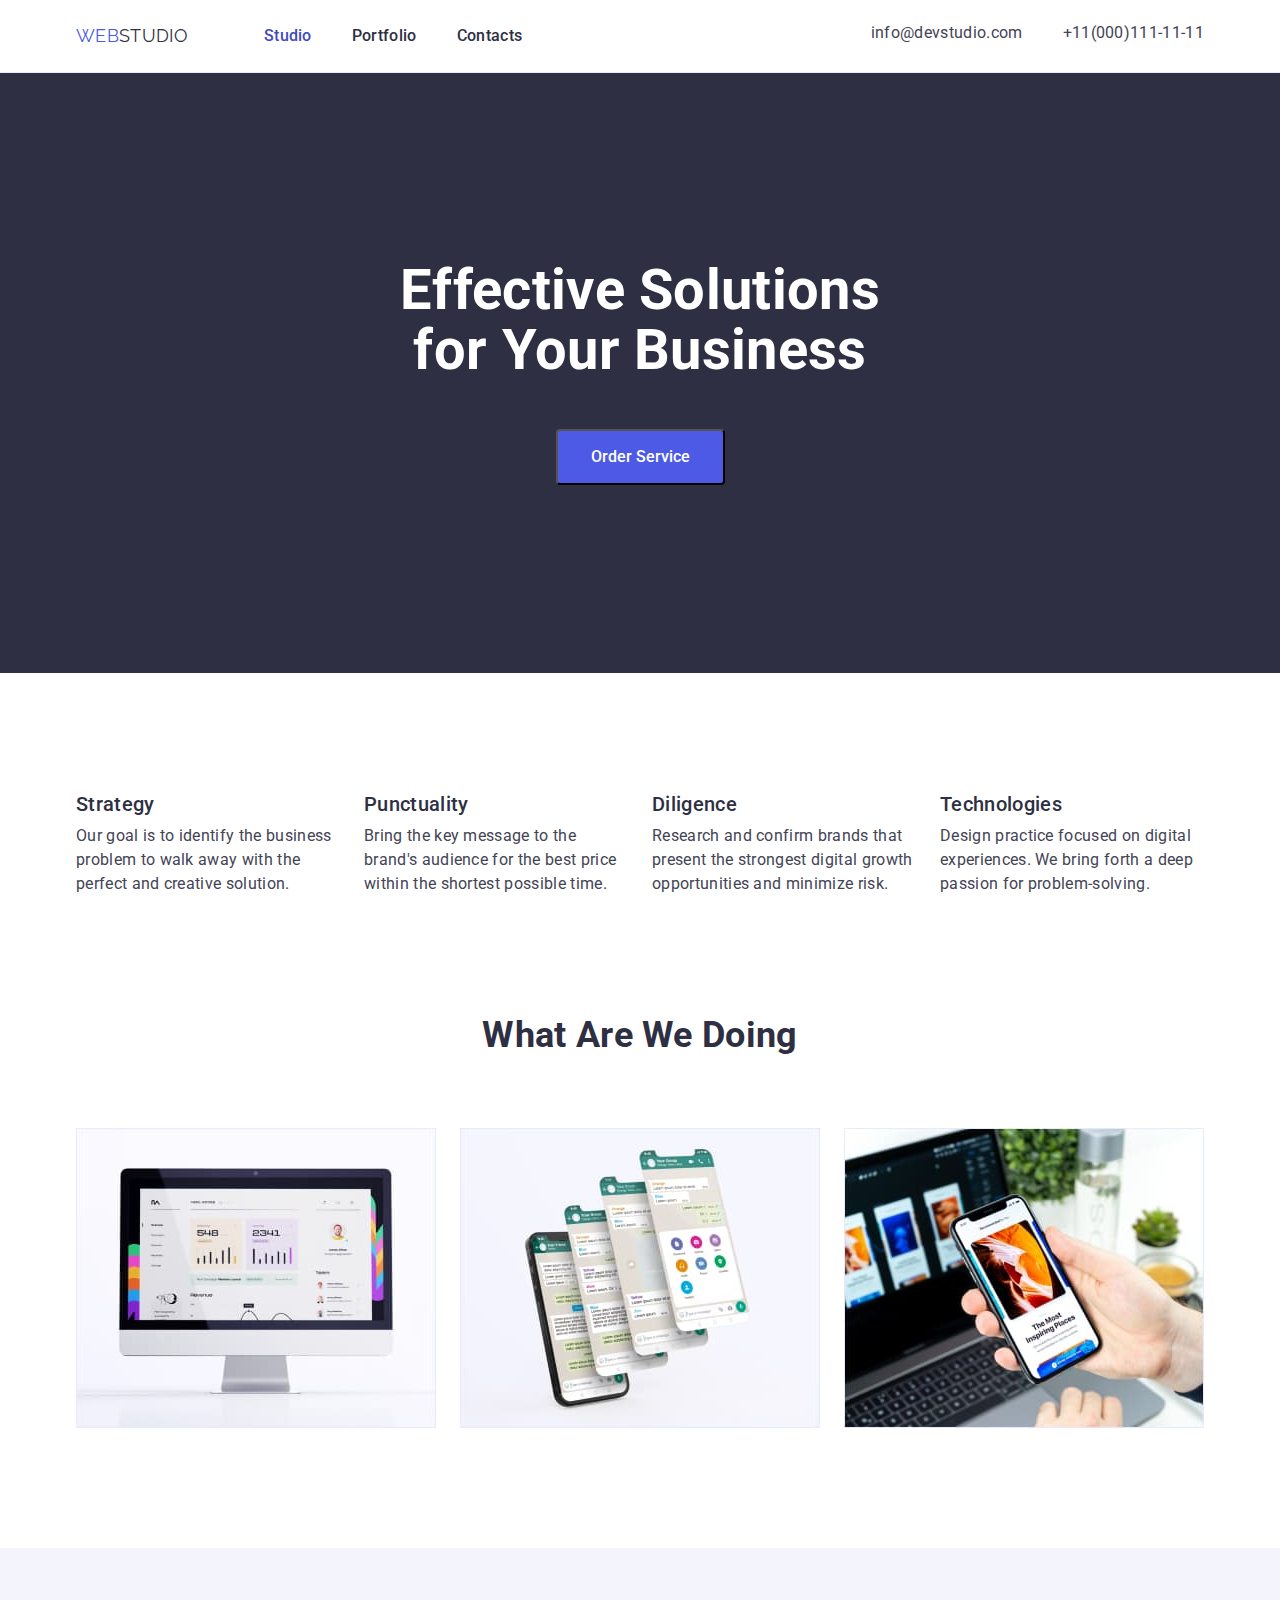
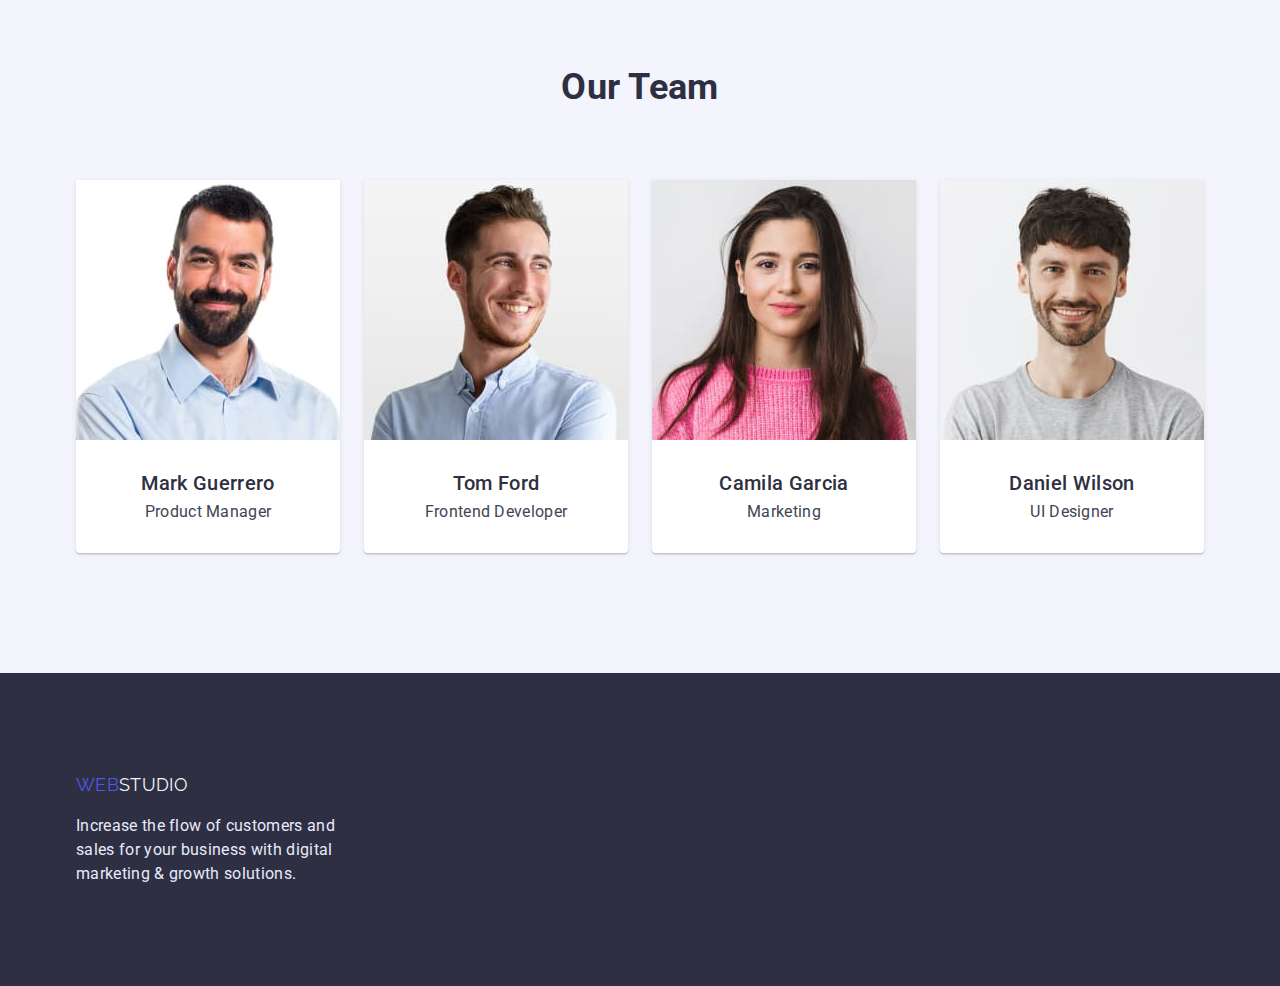
<file: index.html>
<!DOCTYPE html>
<html lang="en">

<head>
    <meta charset="UTF-8">
    <meta http-equiv="X-UA-Compatible" content="IE=edge">
    <meta name="viewport" content="width=device-width, initial-scale=1.0">
    <title>Effective Solutions for Your Business - WEBSTUDIO</title>
    <link rel="preconnect" href="https://fonts.googleapis.com">
    <link rel="preconnect" href="https://fonts.gstatic.com" crossorigin>
    <link
        href="https://fonts.googleapis.com/css2?family=Raleway:wght@800&family=Roboto:wght@400;500;700;900&display=swap"
        rel="stylesheet">
    <link rel="stylesheet"
        href="https://cdnjs.cloudflare.com/ajax/libs/modern-normalize/1.1.0/modern-normalize.min.css">
    <link rel="stylesheet" href="./css/styles.css">
</head>

<body>
    <!-- Top Line section -->
    <header class="header">
        <div class="container">
            <nav class="page-nav">
                <a href="./index.html" class="logo header"><span class="logo-web">WEB</span><span
                        class="logo-studio">STUDIO</span></a>
                <ul class="menu-nav list">
                    <li class="item"><a href="./index.html" class="nav active link">Studio</a></li>
                    <li class="item"><a href="./portfolio.html" class="nav link">Portfolio</a></li>
                    <li class="item"><a href="#contacts" class="nav link">Contacts</a></li>
                </ul>
            </nav>
            <address class="contacts list">
                <ul>
                    <li class="item"><a href="mailto:info@devstudio.com" class="address link">info@devstudio.com</a>
                    </li>
                    <li class="item"><a href="tel:+110001111111" class="address link">+11(000)111-11-11</a></li>
                </ul>
            </address>
        </div>
    </header>

    <main>
        <!-- Hero image container  -->
        <section class="hero-img">
            <div class="container">
                <h1 class="hero-msg">Effective Solutions for Your Business</h1>
                <button class="hero-btn" type="button">Order Service</button>
            </div>
        </section>

        <!-- Section1 container  -->
        <section class="section">
            <div class="container">
                <!-- Hidden header -->
                <h2 class="hidden">Features</h2>
                <!-- Features container -->
                <ul class="features-list list">
                    <!-- Feature1 content -->
                    <li class="feature-item">
                        <h3 class="feature-title">Strategy</h3>
                        <p class="feature-content">Our goal is to identify the business problem to walk away with the
                            perfect and creative solution.</p>
                    </li>

                    <!-- Feature2 content -->
                    <li class="feature-item">
                        <h3 class="feature-title">Punctuality</h3>
                        <p class="feature-content">Bring the key message to the brand's audience for the best price
                            within the shortest possible time.</p>
                    </li>

                    <!-- Feature3 content -->
                    <li class="feature-item">
                        <h3 class="feature-title">Diligence</h3>
                        <p class="feature-content">Research and confirm brands that present the strongest digital growth
                            opportunities and minimize risk.</p>
                    </li>

                    <!-- Feature4 content -->
                    <li class="feature-item">
                        <h3 class="feature-title">Technologies</h3>
                        <p class="feature-content">Design practice focused on digital experiences. We bring forth a deep
                            passion for problem-solving.</p>
                    </li>
                </ul>
            </div>
        </section>

        <!-- Section2 container  -->
        <section class="section information">
            <div class="container">

                <h2 class="title">What Are We Doing</h2>
                <ul class="information-list list">
                    <li class="information-item">
                        <img class="information-img" src="./img/img1.jpg" alt="Computer monitor" width="360"
                            height="300">
                    </li>

                    <li class="information-item">
                        <img class="information-img" src="./img/img2.jpg" alt="Cell phone with three alt screens"
                            width="360" height="300">
                    </li>

                    <li class="information-item">
                        <img class="information-img" src="./img/img3.jpg"
                            alt="Cell phone in a hand on the laptop background" width="360" height="300">
                    </li>
                </ul>
            </div>
        </section>
        <section class="team">
            <div class="container">
                <h2 class="title">Our Team</h2>
                <!-- Section3 container  -->
                <ul class="team-list">
                    <li class="team-item">
                        <img class="teamplayers" src="./img/photo1.jpg" alt="Product Manager photo" width="264"
                            height="260">
                        <div class="team-items">
                            <h3 class="teamplayers-name">Mark Guerrero</h3>
                            <p class="teamplayers-position">Product Manager</p>
                        </div>
                    </li>

                    <li class="team-item">
                        <img class="teamplayers" src="./img/photo2.jpg" alt="Frontend Developer photo" width="264"
                            height="260">
                        <div class="team-items">
                            <h3 class="teamplayers-name">Tom Ford</h3>
                            <p class="teamplayers-position">Frontend Developer</p>
                        </div>
                    </li>

                    <li class="team-item">
                        <img class="teamplayers" src="./img/photo3.jpg" alt="Marketing photo" width="264" height="260">
                        <div class="team-items">
                            <h3 class="teamplayers-name">Camila Garcia</h3>
                            <p class="teamplayers-position">Marketing</p>
                        </div>
                    </li>
                    <li class="team-item">
                        <img class="teamplayers" src="./img/photo4.jpg" alt="UI Designer photo" width="264"
                            height="260">
                        <div class="team-items">
                            <h3 class="teamplayers-name">Daniel Wilson</h3>
                            <p class="teamplayers-position">UI Designer</p>
                        </div>
                    </li>
                </ul>
            </div>
        </section>
    </main>
    <!-- Footer container  -->
    <footer class="footer">
        <div class="container">
            <a href="./index.html" class="logo"><span class="logo-web">WEB</span><span
                    class="white-logo-studio">STUDIO</span></a>
            <p class="footer-content">Increase the flow of customers and sales for your business with
                digital marketing & growth solutions.</p>
        </div>
    </footer>
</body>

</html>
</file>
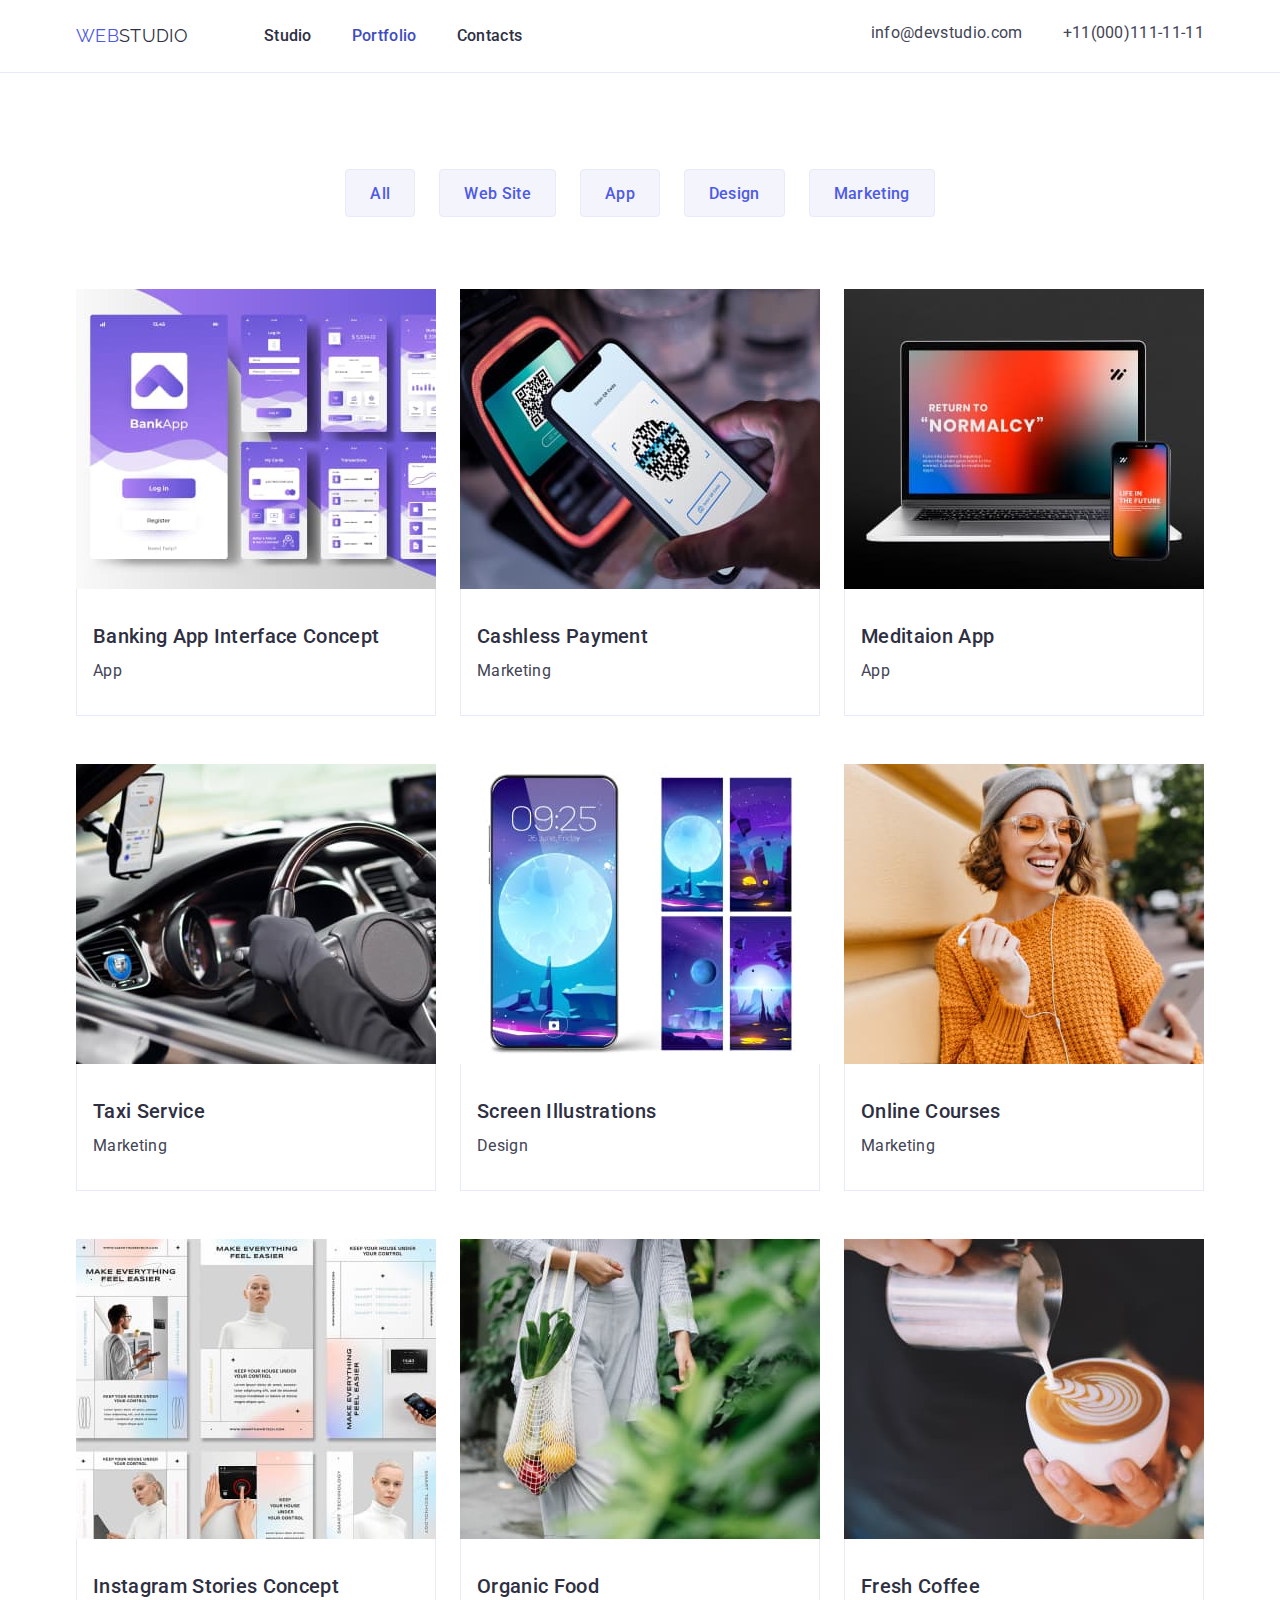
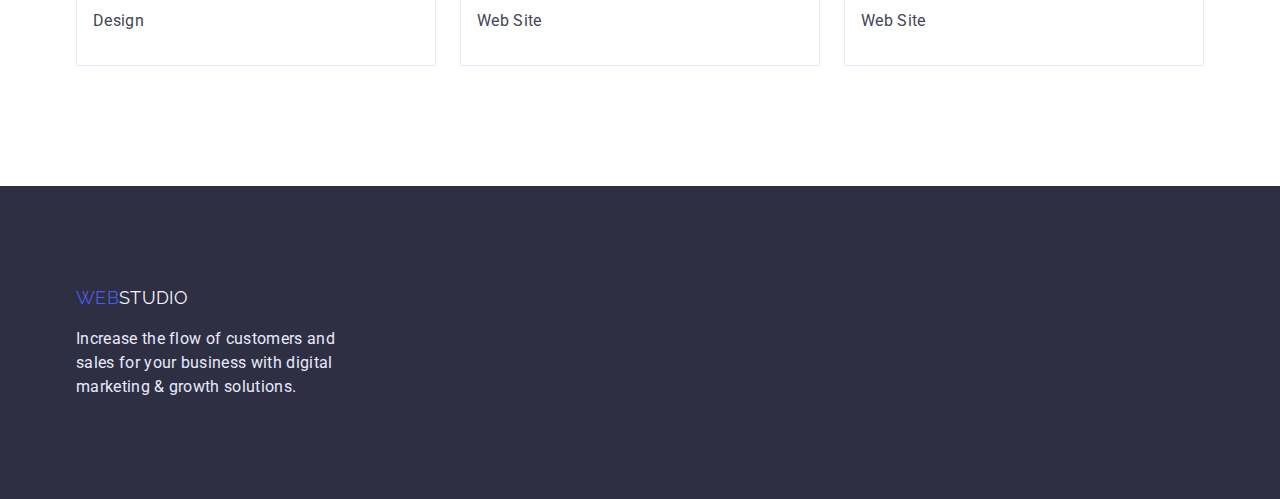
<file: portfolio.html>
<!DOCTYPE html>
<html lang="en">

<head>
    <meta charset="UTF-8">
    <meta http-equiv="X-UA-Compatible" content="IE=edge">
    <meta name="viewport" content="width=device-width, initial-scale=1.0">
    <title>Effective Solutions for Your Business - Portfolio</title>
    <link rel="preconnect" href="https://fonts.googleapis.com">
    <link rel="preconnect" href="https://fonts.gstatic.com" crossorigin>
    <link
        href="https://fonts.googleapis.com/css2?family=Raleway:wght@800&family=Roboto:wght@400;500;700;900&display=swap"
        rel="stylesheet">
    <link rel="stylesheet"
        href="https://cdnjs.cloudflare.com/ajax/libs/modern-normalize/1.1.0/modern-normalize.min.css">
    <link rel="stylesheet" href="./css/styles.css">
</head>

<body>
    <!-- Top Line section -->
    <header class="header">
        <div class="container">
            <nav class="page-nav">
                <a href="./index.html" class="logo header"><span class="logo-web">WEB</span><span
                        class="logo-studio">STUDIO</span></a>
                <ul class="menu-nav list">
                    <li class="item"><a href="./index.html" class="nav link">Studio</a></li>
                    <li class="item"><a href="./portfolio.html" class="nav active link">Portfolio</a></li>
                    <li class="item"><a href="#contacts" class="nav link">Contacts</a></li>
                </ul>
            </nav>
            <address class="contacts list">
                <ul>
                    <li class="item"><a href="mailto:info@devstudio.com" class="address link">info@devstudio.com</a>
                    </li>
                    <li class="item"><a href="tel:+110001111111" class="address link">+11(000)111-11-11</a></li>
                </ul>
            </address>
        </div>
    </header>
    <main>
        <!-- Filters container  -->
        <section class="portfolio">
            <div class="container">
                <!-- Hidden header -->
                <h1 class="hidden">Filters</h1>
                <ul class="filter-buttons">
                    <li><button type="button" class="filters" aria-label="All">All</button></li>
                    <li><button type="button" class="filters" aria-label="Web Site">Web Site</button></li>
                    <li><button type="button" class="filters" aria-label="App">App</button></li>
                    <li><button type="button" class="filters" aria-label="Design">Design</button></li>
                    <li><button type="button" class="filters" aria-label="Marketing">Marketing</button></li>
                </ul>
                <!-- Row 1 container  -->
                <h2 class="hidden">Project cards</h2>
                <ul class="rows list">
                    <!-- Card1 content -->
                    <li class="card-item">
                        <img class="card-img" src="./img/img11.jpg" alt="BankApp mobile design" width="360"
                            height="300">
                        <div class="card-box">
                            <h3 class="card-title">Banking App Interface Concept</h3>
                            <p class="card-text">App</p>
                        </div>

                    </li>
                    <li class="card-item">
                        <img class="card-img" src="./img/img12.jpg" alt="Payment App img." width="360" height="300">
                        <div class="card-box">
                            <h3 class="card-title">Cashless Payment</h3>
                            <p class="card-text">Marketing</p>
                        </div>
                    </li>
                    <li class="card-item">
                        <img class="card-img" src="./img/img13.jpg" alt="Meditation App img." width="360" height="300">
                        <div class="card-box">
                            <h3 class="card-title">Meditaion App</h3>
                            <p class="card-text">App</p>
                        </div>
                    </li>
                    <li class="card-item">
                        <img class="card-img" src="./img/img21.jpg" alt="Taxi Service img." width="360" height="300">
                        <div class="card-box">
                            <h3 class="card-title">Taxi Service</h3>
                            <p class="card-text">Marketing</p>
                        </div>
                    </li>
                    <li class="card-item">
                        <img class="card-img" src="./img/img22.jpg" alt="Phone screen img." width="360" height="300">
                        <div class="card-box">
                            <h3 class="card-title">Screen Illustrations</h3>
                            <p class="card-text">Design</p>
                        </div>
                    </li>
                    <li class="card-item">
                        <img class="card-img" src="./img/img23.jpg" alt="Online Courses img." width="360" height="300">
                        <div class="card-box">
                            <h3 class="card-title">Online Courses</h3>
                            <p class="card-text">Marketing</p>
                        </div>
                    </li>
                    <li class="card-item">
                        <img class="card-img" src="./img/img31.jpg" alt="Instagram Stories img." width="360"
                            height="300">
                        <div class="card-box">
                            <h3 class="card-title">Instagram Stories Concept</h3>
                            <p class="card-text">Design</p>
                        </div>
                    </li>
                    <li class="card-item">
                        <img class="card-img" src="./img/img32.jpg" alt="Organic Food img." width="360" height="300">
                        <div class="card-box">
                            <h3 class="card-title">Organic Food</h3>
                            <p class="card-text">Web Site</p>
                        </div>
                    </li>
                    <li class="card-item">
                        <img class="card-img" src="./img/img33.jpg" alt="Fresh Coffee img." width="360" height="300">
                        <div class="card-box">
                            <h3 class="card-title">Fresh Coffee</h3>
                            <p class="card-text">Web Site</p>
                        </div>
                    </li>
                </ul>
            </div>
        </section>
    </main>
    <!-- Footer container  -->
    <footer class="footer">
        <div class="container">
            <a href="./index.html" class="logo"><span class="logo-web">WEB</span><span
                    class="white-logo-studio">STUDIO</span></a>
            <p class="footer-content">Increase the flow of customers and sales for your business with
                digital marketing & growth solutions.</p>
        </div>
    </footer>
</body>

</html>
</file>
<file: css/styles.css>
:root {
    --primary-text-color: rdba(0, 0, 0, 0.8);
    --text-color: #434455;
    --title-text-color: #2E2F42;
    --accent-text-color: #4D5AE5;
    --white-title-text-color:#F4F4FD;
    --white-text-color: #E7E9FC;
    --primary-white-color: #FFFFFF;
    --background-color: #E5E5E5;
    --white-background-color: #F4F4FD;
    --dark-background-color: #2E2F42;
    --btn-active-color: #404BBF;
    --primary-font-family: Roboto, sans-serif;
    --secondary-font-family: Raleway, sans-serif;
    --header1-font-size: 56px;
    --header2-font-size: 36px;
    --header3-font-size: 20px;
    --logo-font-size: 18px;
    --regular-font-size: 16px;
    --text-font-size: 14px; 
    --text-font-weight: 400;
    --header3-font-weight: 500;
    --header1-font-weight: 700;
    --header1-line-height: 1.07;
    --header2-line-height: 1.11;
    --header3-line-height: 1.15;
    --text-line-height: 1.20;
    --feature-widthtext-line-height: 1.50;
    --header-logo-line-height: 1.33;
    --footer-logo-line-height: 1.17;
    --page-width: 1440px;
    --content-width: 1188px;
    --feature-width: 264px;
    --filters-width: 586px;
    --footer-content-width: var(--feature-width);
    --footer-padding-gap: 156px;
    --padding-gap: 24px;
    --hero-container-gap: 188px;
    --card-shadow: 2px 0px 2px rgba(0, 0, 0, 0.12),
    1px 0px 2px rgba(0, 0, 0, 0.08), 1px 0px 3px rgba(0, 0, 0, 0.1);
}

html {
    box-sizing: border-box;
    height: 100%;
}

*,
*::before,
*::after {
    box-sizing: inherit;
}

.centred {
    text-align: center;
}

/* hide lists dots */
.list {
    padding: 0px;
    margin: 0px;
    list-style: none;
}

/* Reset internal indents */
ul { 
  padding: 0px;
  list-style: none; 
} 

/* Reset external in--content-widthdents */
h1, 
h2,
h3, 
h4,
p, 
ul {
  margin: 0; 
}

/* Reset extra spases atound imgs */
img {
    display: block;
    max-width: 100%;
}

button {
    cursor: pointer;
    font: inherit;
}

/* Link decorations */
a.active.link {
    text-decoration:none;
    color: var(--btn-active-color);
}

a.active.link:hover {
    color: var(--btn-active-color);
}

a.link:is(:hover, :focus) {
    text-decoration-line:var(--btn-active-color); 
    color: var(--btn-active-color);  
}

/* .body-container.main { */
body {
    background-color: var(--primary-white-color);
    color: var(--text-color);
    font-family: var(--primary-font-family), sans-serif;
    line-height: 1.5;
    letter-spacing: 0.02em; 
}

 /* Container */
.container {
 width: 1158px;
 padding: 0 15px;
 margin: 0 auto;
}

/* Top Line section */
header {
    border-bottom: 1px solid var(--white-text-color);
}

.header .container {
    display:flex;
    justify-content: space-between;   
    /* outline: 2px solid tomato; */
}


.page-nav {
    display:flex;
    align-items: center;
}
/* Top line Logo section */
.logo {
    font-family: var(--secondary-font-family);
    font-size: var(--logo-font-size);
    line-height: var(--header-logo-line-height);
    text-decoration: none;
}

.logo-web {
    color: var(--accent-text-color);
}

.logo-studio {
    color: var(--title-text-color);
}

.white-logo-studio {
    color: var(--white-title-text-color);
}

/* Top line Menu nav */
.menu-nav.list{
    display:flex;
    margin-left: 76px;
    padding-left: 0px;
}

.menu-nav > .item:not(:first-child) {
    margin-left: 40px;
} 

.nav{
    display:block;
    padding-top: var(--padding-gap);
    padding-bottom: var(--padding-gap);
    text-decoration: none;
    font-weight: 500;
    color: var(--title-text-color);
}

.nav:hover, .nav:focus {
    color: var(--btn-active-color);
}

.contacts.list > ul {
    display:flex;
    gap: 40px;
}

.contacts a,
.address.link {
    display:block;
    padding-top: var(--padding-gap);
    padding-bottom: var(--padding-gap);
    color: var(--text-color);
    line-height: var(--header3-line-height);
    font-style: normal;
    text-decoration: none;
}

.contacts > .item:not(:first-child) {
/* .contacts .item + .item { */
    margin-left: 40px;
}

  /* Hero-img container */
 .hero-img .container { 
 }

 .hero-img {
    padding: var(--hero-container-gap) 0;
    align-content: center;
    background-color: var(--dark-background-color);
 }

 .hero-msg {
    margin: 0px auto 48px;
    color: var(--primary-white-color);
    font-size: var(--header1-font-size);
    line-height: var(--header1-line-height);
    font-weight: var(--header1-font-weight);
    width: 496px;
    text-align: center; 
 }
 
.hero-btn {
    display: block;
    margin: 0 auto;
    min-width: 169px;
    height: 56px;
    border-radius: 4px;
    padding: 16px 32px;
    /* margin-bottom: var(--hero-container-gap); */
    background-color: var(--accent-text-color);
    color: var(--primary-white-color);
    line-height: var(--text-line-height);
    font-weight: 500;
    font-size: 16px;
}

.hero-btn:is(:hover,:focus) {
    background-color: var(--btn-active-color);
    color: var(--primary-white-color);
}


/* Main page section titles */
.title {
    text-align: center;
    margin-bottom: 72px;
    margin-top: 0px;  
    color: var(--title-text-color);
    font-size: var(--header2-font-size);
    line-height: var(--header2-line-height);
}

/** Section containers */
.features-list,
.information-list,
.team-list {
    display: flex;
    justify-content: space-between;
}

.feature-list {
    gap: 24px;
}

.section {
    padding: 120px 0;
}

.feature-item {
    width: var(--feature-width);
}

li.feature.list:last-child {
    margin-right: 0px;
}

/* What are we doing section */
.information {
    padding-top: 0;
}

.feature-title {
/* h3 { */
    margin-bottom: 8px;
    color: var(--title-text-color);
    font-size: var(--header3-font-size);
    font-weight: 500;
    line-height: var(--header3-line-height);
}

.feature-content {
    color: var(--text-color);
}

/** Our team section */

.team {
    padding-top: 120px;
    padding-bottom: 120px;
    background-color: var(--white-title-text-color);
}

.team-item {  
    background-color: var(--primary-white-color);
    box-shadow: 0px 1px 6px rgba(46, 47, 66, 0.08), 0px 1px 1px rgba(46, 47, 66, 0.16), 0px 2px 1px rgba(46, 47, 66, 0.08);
    border-radius: 0px 0px 4px 4px;
}

.team-items{
    padding: 32px 0;
    text-align: center;
}

ul.card-content.list li {
    margin-left: 0px;
}

.teamplayers-name {
    margin-bottom: 8px;
    font-size: var(--header3-font-size);
    font-weight: 500;
    color: var(--title-text-color);
    line-height: var(--header3-line-height);
}

/* index.html Section3 container  */
.teamplayers-position {
    line-height: var(--header3-line-height);
    color: var(--text-color);
}

.footer {
    padding: 100px 0;
    background-color: var(--dark-background-color);
}

.footer-content {
    margin-top: 16px;
    width: var(--footer-content-width);
    color: var(--white-text-color);
}

/** Portfolio page */
.portfolio {
    padding-top: 96px;
    padding-bottom: 120px;
}

.filter-buttons {
    display:flex;
    margin-bottom: 72px;
    justify-content: center;
    gap: 24px;
}

.filters {
    display: block;
    min-width: 69px;
    height: 48px;
    padding: calc(var(--padding-gap)/2) var(--padding-gap);
    font-size: var(--regular-font-size); 
    font-weight: 500; 
    letter-spacing: 0.02em; 
    border: 1px solid;
    border-top: 4px;
    background: #F4F4FD;
    border: 1px solid #E7E9FC;
    border-radius: 4px;
    color: var(--accent-text-color);
    background-color: var(--white-background-color);  
}

.filters:is(:focus, :hover) {
    background-color: var(--btn-active-color);
    color: var(--primary-white-color);
}

.hidden {
    position: absolute;
    width: 1px;
    height: 1px;
    margin: -1px;
    border: 0px;
    padding: 0px;
    white-space: nowrap;
    clip-path: inset(100%);
    clip: rect(0 0 0 0);
    overflow: hidden;
}

.rows {
    display:flex;
    flex-wrap: wrap;
    gap: 48px 24px;
}

.card-box {
    padding-top: 32px;
    padding-bottom: 32px;
    padding-left: 16px;
    border: 1px solid #E7E9FC;
    border-top: none;
}

.card-title {
/* h3.content.name { */
    margin-bottom: 8px;
    font-family: var(--primary-font-family);
    font-size: var(--header3-font-size);
    font-weight: var(--header3-font-weight);
    color: var(--title-text-color);
}
</file>
